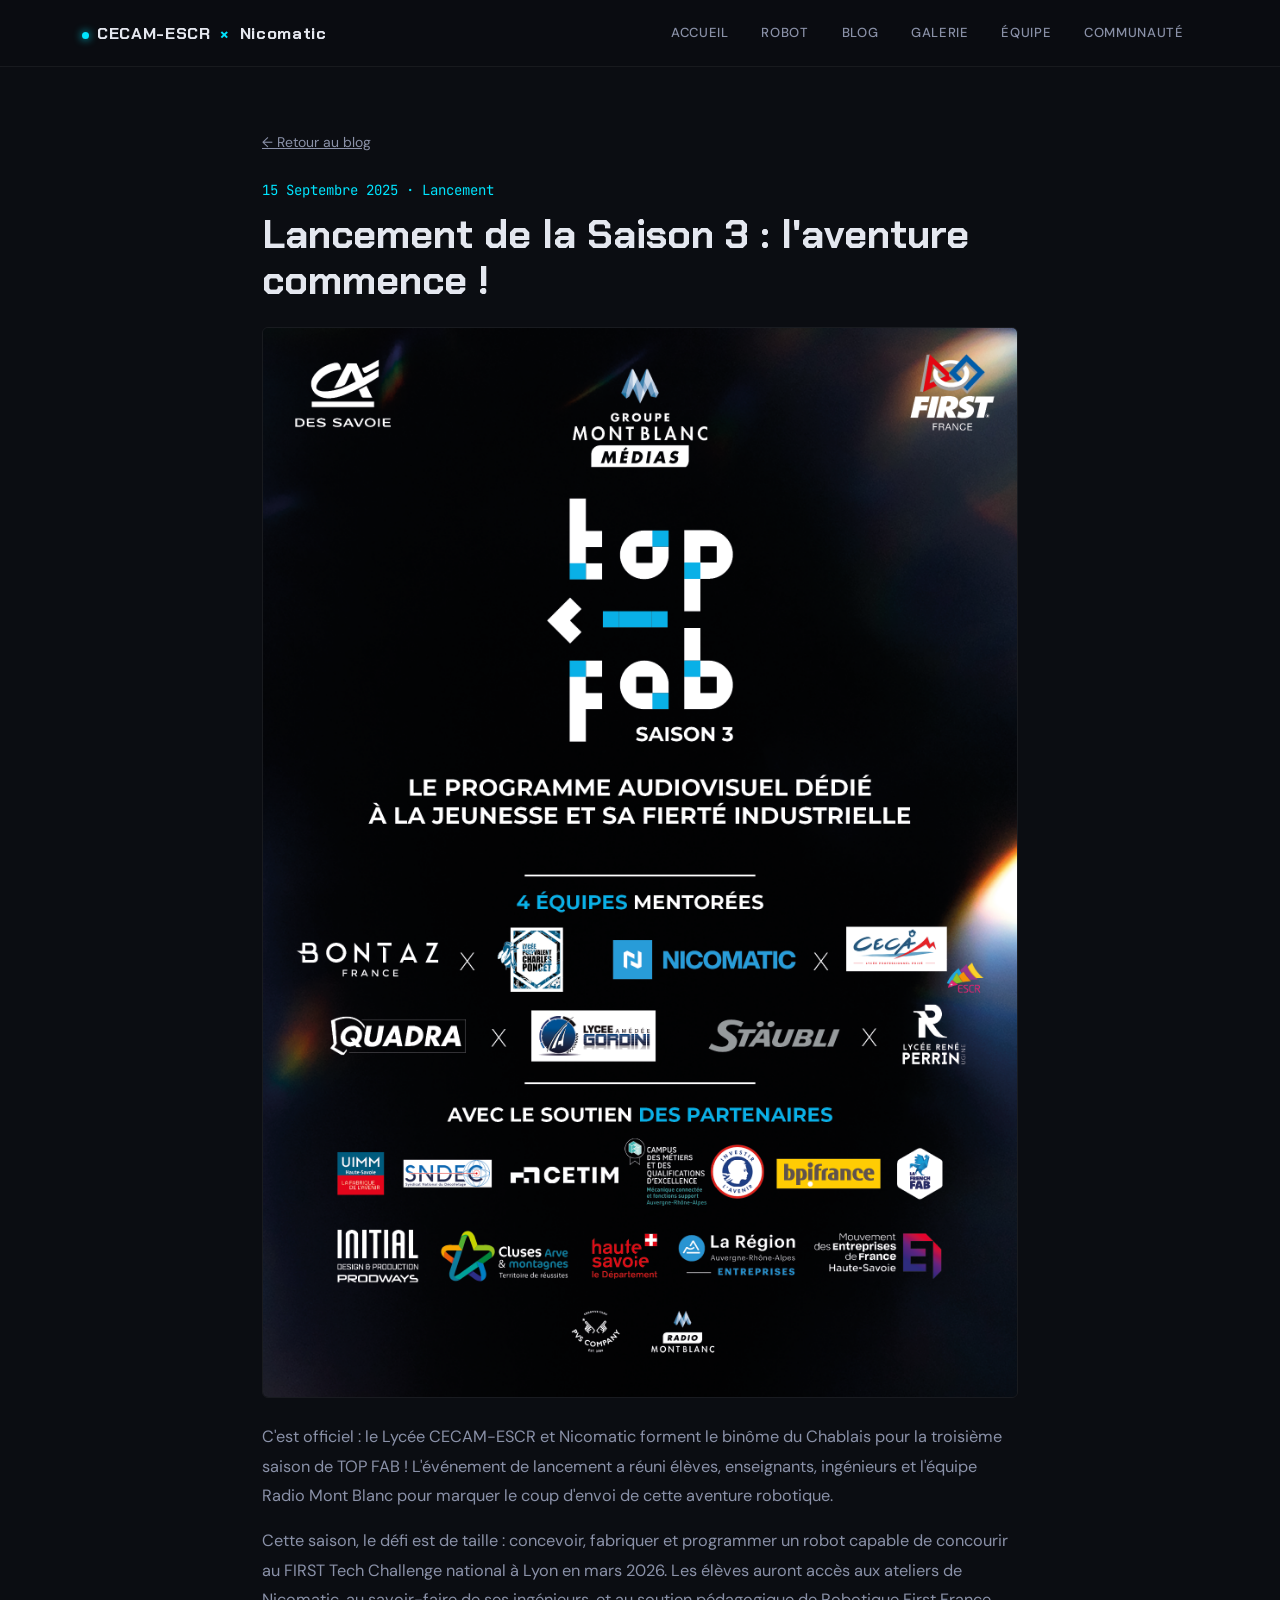
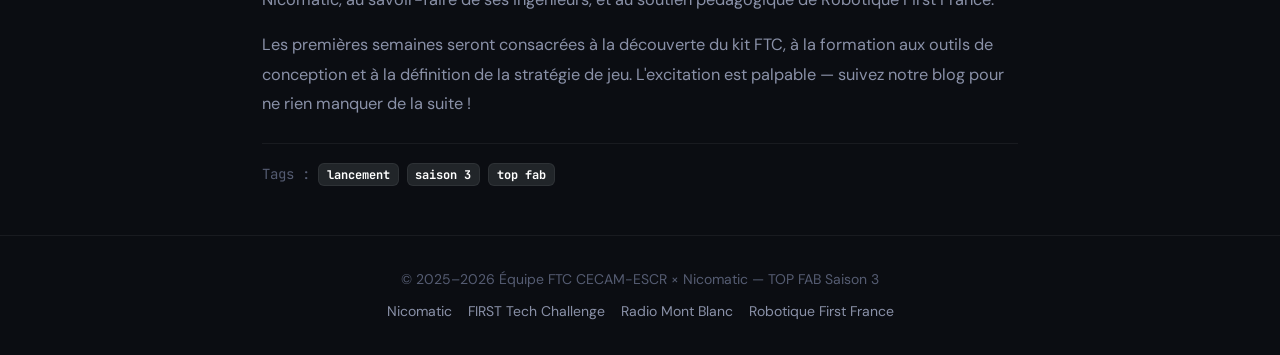
<file: blog/2025-09-15-lancement.html>
<!DOCTYPE html>
<html lang="fr">
<head>
  <meta charset="UTF-8">
  <meta name="viewport" content="width=device-width, initial-scale=1.0">
  <title>Lancement de la Saison 3 — CECAM-ESCR × Nicomatic</title>
  <link rel="preconnect" href="https://fonts.googleapis.com">
  <link href="https://fonts.googleapis.com/css2?family=Chakra+Petch:wght@400;600;700&family=DM+Sans:wght@400;500;600&family=JetBrains+Mono:wght@400;500&display=swap" rel="stylesheet">
  <link href="https://cdn.jsdelivr.net/npm/bootstrap@5.3.3/dist/css/bootstrap.min.css" rel="stylesheet">
  <link href="https://cdn.jsdelivr.net/npm/bootstrap-icons@1.11.3/font/bootstrap-icons.min.css" rel="stylesheet">
  <link href="../css/style.css" rel="stylesheet">
</head>
<body>
<div id="navbar-placeholder"></div>

<article class="py-5" style="margin-top:5rem;">
  <div class="container" style="max-width:780px;">

    <a href="../pages/blog.html" class="small text-sec mb-4 d-inline-block">← Retour au blog</a>

    <div class="font-mono small text-accent mb-2">15 Septembre 2025 · Lancement</div>
    <h1 class="section-title mb-4">Lancement de la Saison 3 : l'aventure commence !</h1>

    <img src="../images/flyer_lancement-top-fab-saison-3.png" alt="Lancement Saison 3" class="w-100 rounded mb-4" style="border:1px solid var(--border-subtle);">

    <div class="text-sec" style="font-size:1.02rem; line-height:1.8;">
      <p>
        C'est officiel : le Lycée CECAM-ESCR et Nicomatic forment le binôme du Chablais pour la troisième saison de TOP FAB ! L'événement de lancement a réuni élèves, enseignants, ingénieurs et l'équipe Radio Mont Blanc pour marquer le coup d'envoi de cette aventure robotique.
      </p>

      <p>
        Cette saison, le défi est de taille : concevoir, fabriquer et programmer un robot capable de concourir au FIRST Tech Challenge national à Lyon en mars 2026. Les élèves auront accès aux ateliers de Nicomatic, au savoir-faire de ses ingénieurs, et au soutien pédagogique de Robotique First France.
      </p>

      <p>
        Les premières semaines seront consacrées à la découverte du kit FTC, à la formation aux outils de conception et à la définition de la stratégie de jeu. L'excitation est palpable — suivez notre blog pour ne rien manquer de la suite !
      </p>
    </div>

    <div class="mt-4 pt-3" style="border-top:1px solid var(--border-subtle);">
      <span class="font-mono small text-muted-custom">Tags :</span>
      <span class="badge bg-dark border border-subtle font-mono small ms-1">lancement</span>
      <span class="badge bg-dark border border-subtle font-mono small ms-1">saison 3</span>
      <span class="badge bg-dark border border-subtle font-mono small ms-1">top fab</span>
    </div>

  </div>
</article>

<div id="footer-placeholder"></div>
<button id="btn-top" class="btn-top" aria-label="Retour en haut">↑</button>
<script src="https://cdn.jsdelivr.net/npm/bootstrap@5.3.3/dist/js/bootstrap.bundle.min.js"></script>
<script src="../js/components.js"></script>
<script src="../js/main.js"></script>
</body>
</html>
</file>
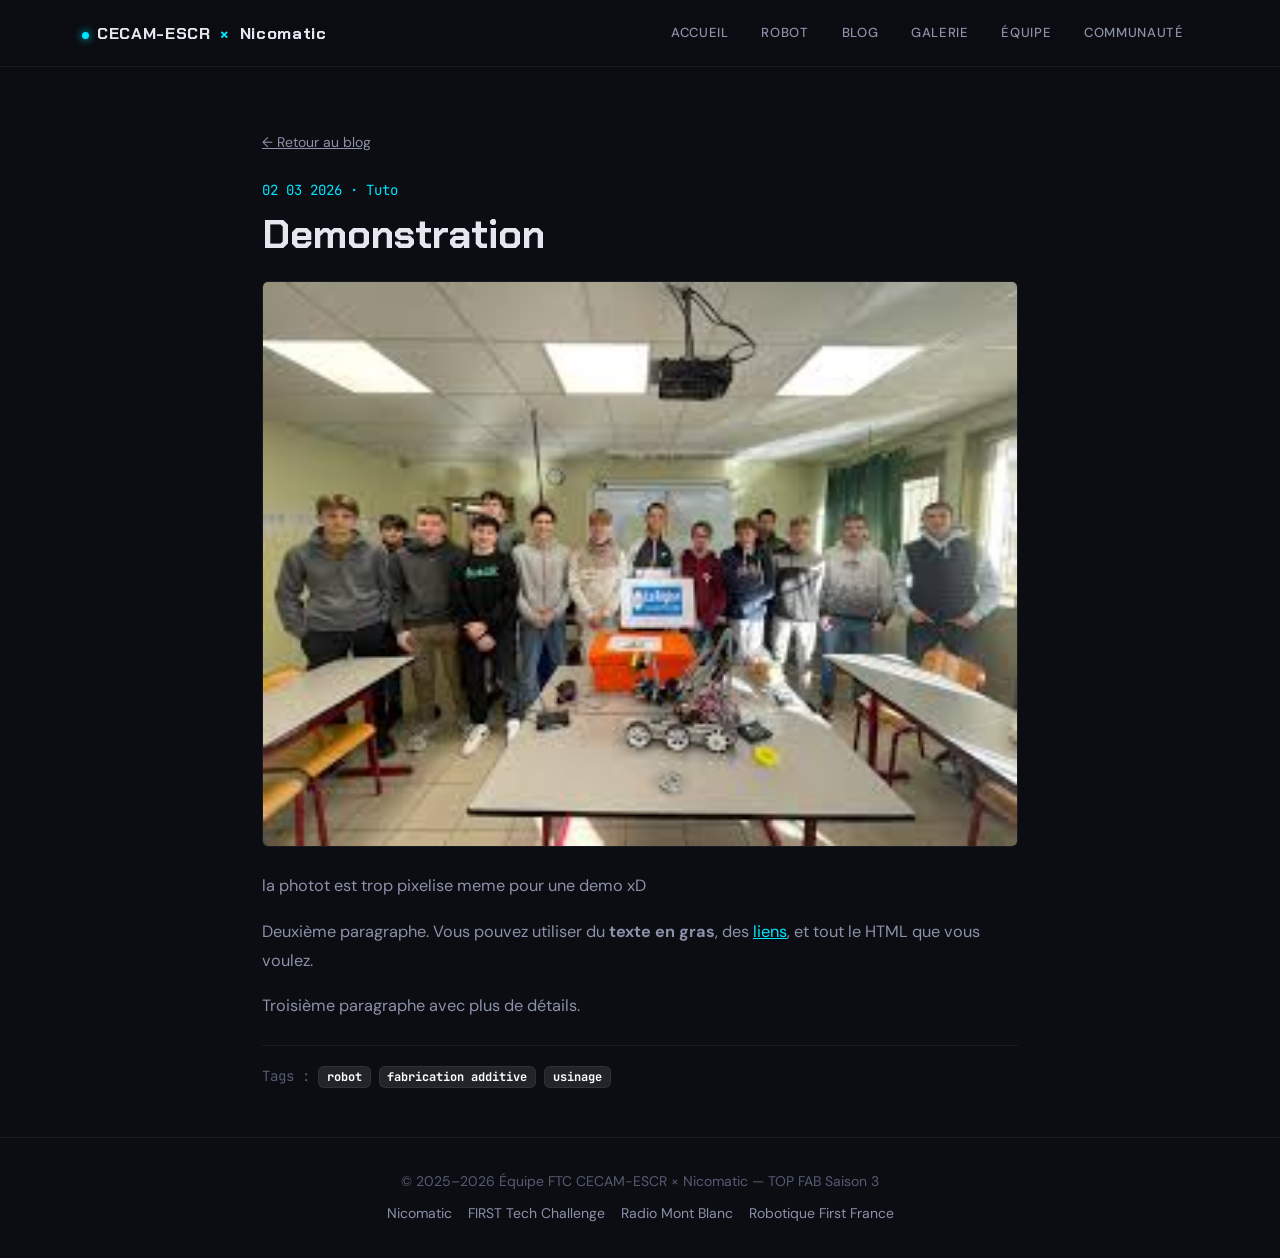
<file: blog/2026-03-02.html>
<!DOCTYPE html>
<html lang="fr">
<head>
  <meta charset="UTF-8">
  <meta name="viewport" content="width=device-width, initial-scale=1.0">
  <!-- CHANGE: title -->
  <title>TITRE DE L'ARTICLE — CECAM-ESCR × Nicomatic</title>
  <link rel="preconnect" href="https://fonts.googleapis.com">
  <link href="https://fonts.googleapis.com/css2?family=Chakra+Petch:wght@400;600;700&family=DM+Sans:wght@400;500;600&family=JetBrains+Mono:wght@400;500&display=swap" rel="stylesheet">
  <link href="https://cdn.jsdelivr.net/npm/bootstrap@5.3.3/dist/css/bootstrap.min.css" rel="stylesheet">
  <link href="https://cdn.jsdelivr.net/npm/bootstrap-icons@1.11.3/font/bootstrap-icons.min.css" rel="stylesheet">
  <link href="../css/style.css" rel="stylesheet">
</head>
<body>
<div id="navbar-placeholder"></div>

<article class="py-5" style="margin-top:5rem;">
  <div class="container" style="max-width:780px;">

    <!-- Back link -->
    <a href="../pages/blog.html" class="small text-sec mb-4 d-inline-block">← Retour au blog</a>

    <!-- CHANGE: date & category -->
    <div class="font-mono small text-accent mb-2">02 03 2026 · Tuto</div>

    <!-- CHANGE: title -->
    <h1 class="section-title mb-4">Demonstration</h1>

    <!-- CHANGE: hero image (optional) -->
    <img src="../images/demonstration.jfif" alt="Image article" class="w-100 rounded mb-4" style="border:1px solid var(--border-subtle);">

    <!-- CHANGE: article body — write your content here -->
    <div class="text-sec" style="font-size:1.02rem; line-height:1.8;">
      <p>
la photot est trop pixelise meme pour une demo xD
      </p>

      <p>
        Deuxième paragraphe. Vous pouvez utiliser du <strong class="text-main">texte en gras</strong>,
        des <a href="#">liens</a>, et tout le HTML que vous voulez.
      </p>

      <!-- Insert images inline -->
      <!--
      <img src="../images/photo-xyz.jpg" alt="Description" class="w-100 rounded my-4" style="border:1px solid var(--border-subtle);">
      -->

      <p>
        Troisième paragraphe avec plus de détails.
      </p>

      <!-- Embed a video -->
      <!--
      <div class="video-wrapper my-4">
        <iframe src="https://www.youtube.com/embed/VIDEO_ID" title="Video" allowfullscreen></iframe>
      </div>
      -->
    </div>

    <!-- Tags (optional) -->
    <div class="mt-4 pt-3" style="border-top:1px solid var(--border-subtle);">
      <span class="font-mono small text-muted-custom">Tags :</span>
      <span class="badge bg-dark border border-subtle font-mono small ms-1">robot</span>
      <span class="badge bg-dark border border-subtle font-mono small ms-1">fabrication additive</span>
      <span class="badge bg-dark border border-subtle font-mono small ms-1">usinage</span>
    </div>

  </div>
</article>

<div id="footer-placeholder"></div>
<button id="btn-top" class="btn-top" aria-label="Retour en haut">↑</button>
<script src="https://cdn.jsdelivr.net/npm/bootstrap@5.3.3/dist/js/bootstrap.bundle.min.js"></script>
<script src="../js/components.js"></script>
<script src="../js/main.js"></script>
</body>
</html>
</file>
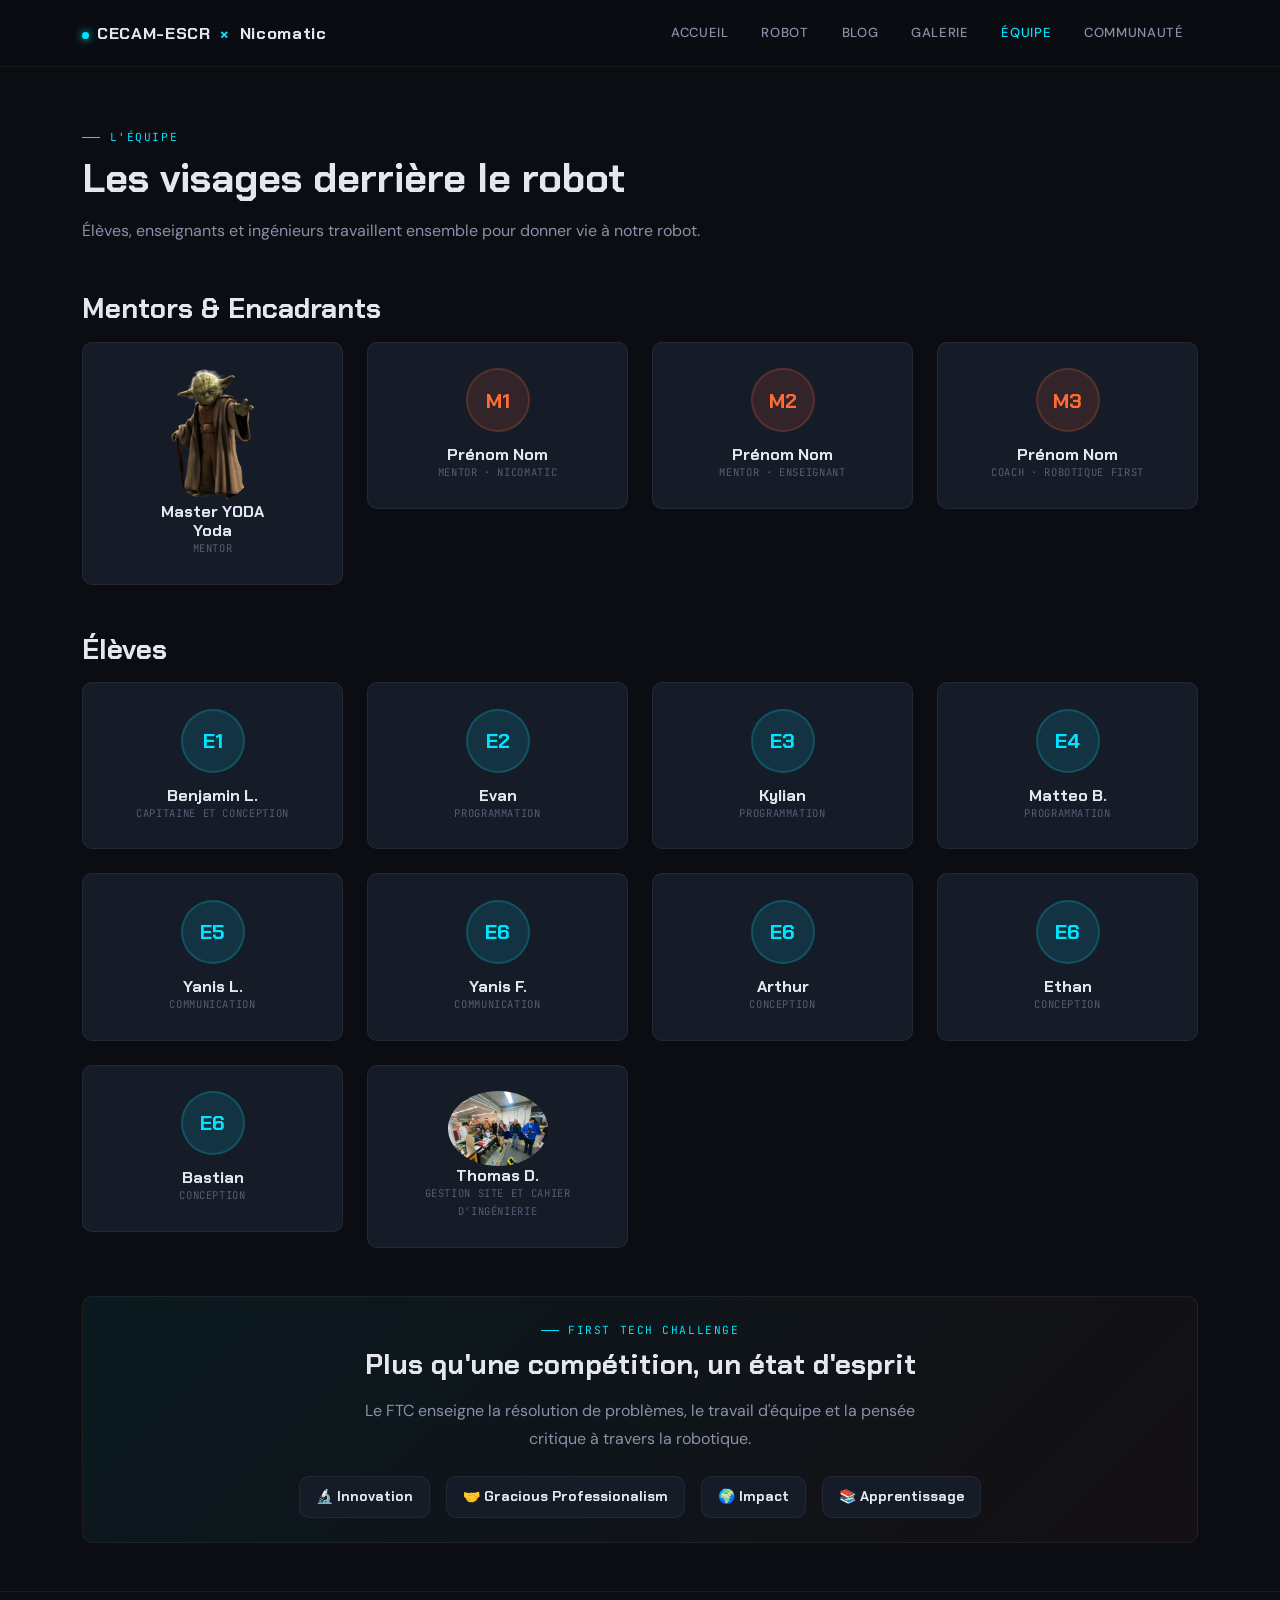
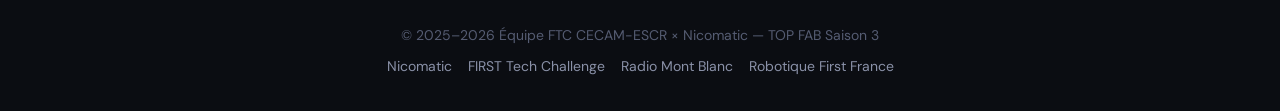
<file: pages/about.html>
<!DOCTYPE html>
<html lang="fr">
<head>
  <meta charset="UTF-8">
  <meta name="viewport" content="width=device-width, initial-scale=1.0">
  <title>L'Équipe — CECAM-ESCR × Nicomatic</title>
  <link rel="preconnect" href="https://fonts.googleapis.com">
  <link href="https://fonts.googleapis.com/css2?family=Chakra+Petch:wght@400;600;700&family=DM+Sans:wght@400;500;600&family=JetBrains+Mono:wght@400;500&display=swap" rel="stylesheet">
  <link href="https://cdn.jsdelivr.net/npm/bootstrap@5.3.3/dist/css/bootstrap.min.css" rel="stylesheet">
  <link href="https://cdn.jsdelivr.net/npm/bootstrap-icons@1.11.3/font/bootstrap-icons.min.css" rel="stylesheet">
  <link href="../css/style.css" rel="stylesheet">
</head>
<body>
<div id="navbar-placeholder"></div>

<section class="py-5" style="margin-top:5rem;">
  <div class="container">
    <div class="reveal">
      <div class="section-label mb-2">L'Équipe</div>
      <h1 class="section-title mb-3">Les visages derrière le robot</h1>
      <p class="text-sec mb-5" style="max-width:650px;">
        Élèves, enseignants et ingénieurs travaillent ensemble pour donner vie à notre robot.
      </p>
    </div>

    <!-- MENTORS -->
    <h3 class="font-display fw-bold mb-3 reveal">Mentors & Encadrants</h3>
    <div class="row g-4 mb-5">
      <!--
        HOW TO ADD / EDIT TEAM MEMBERS:
        • Change the initials, name, and role
        • For a photo: replace the .team-avatar div with
          <img src="../images/team/name.jpg" class="rounded-circle" width="64" height="64" alt="Name">
      -->
      <div class="col-6 col-md-4 col-lg-3 reveal">
        <div class="card-topfab text-center"><div class="card-body">
<img src="../images/team/Yoda.webp" class="rounded-circle" width="100" height="100" alt="master yoda" style="object-fit:cover;">          <h6 class="font-display fw-bold mb-0">Master YODA</h6>
          <h6 class="font-display fw-bold mb-0">Yoda</h6>
          <div class="team-role">Mentor</div>
        </div></div>
      </div>
            <div class="col-6 col-md-4 col-lg-3 reveal">
        <div class="card-topfab text-center"><div class="card-body">
          <div class="team-avatar mentor">M1</div>
          <h6 class="font-display fw-bold mb-0">Prénom Nom</h6>
          <div class="team-role">Mentor · Nicomatic</div>
        </div></div>
      </div>
      <div class="col-6 col-md-4 col-lg-3 reveal">
        <div class="card-topfab text-center"><div class="card-body">
          <div class="team-avatar mentor">M2</div>
          <h6 class="font-display fw-bold mb-0">Prénom Nom</h6>
          <div class="team-role">Mentor · Enseignant</div>
        </div></div>
      </div>
      <div class="col-6 col-md-4 col-lg-3 reveal">
        <div class="card-topfab text-center"><div class="card-body">
          <div class="team-avatar mentor">M3</div>
          <h6 class="font-display fw-bold mb-0">Prénom Nom</h6>
          <div class="team-role">Coach · Robotique First</div>
        </div></div>
      </div>
    </div>

    <!-- STUDENTS -->
    <h3 class="font-display fw-bold mb-3 reveal">Élèves</h3>
    <div class="row g-4 mb-5">
      <div class="col-6 col-md-4 col-lg-3 reveal">
        <div class="card-topfab text-center"><div class="card-body">
          <div class="team-avatar student">E1</div>
          <h6 class="font-display fw-bold mb-0">Benjamin L.</h6>
          <div class="team-role">Capitaine et Conception</div>
        </div></div>
      </div>
      <div class="col-6 col-md-4 col-lg-3 reveal">
        <div class="card-topfab text-center"><div class="card-body">
          <div class="team-avatar student">E2</div>
          <h6 class="font-display fw-bold mb-0">Evan</h6>
          <div class="team-role">Programmation</div>
        </div></div>
      </div>
      <div class="col-6 col-md-4 col-lg-3 reveal">
        <div class="card-topfab text-center"><div class="card-body">
          <div class="team-avatar student">E3</div>
          <h6 class="font-display fw-bold mb-0">Kylian</h6>
          <div class="team-role">Programmation</div>
        </div></div>
      </div>
      <div class="col-6 col-md-4 col-lg-3 reveal">
        <div class="card-topfab text-center"><div class="card-body">
          <div class="team-avatar student">E4</div>
          <h6 class="font-display fw-bold mb-0">Matteo B.</h6>
          <div class="team-role">Programmation</div>
        </div></div>
      </div>
      <div class="col-6 col-md-4 col-lg-3 reveal">
        <div class="card-topfab text-center"><div class="card-body">
          <div class="team-avatar student">E5</div>
          <h6 class="font-display fw-bold mb-0">Yanis L.</h6>
          <div class="team-role">Communication</div>
        </div></div>
      </div>
      <div class="col-6 col-md-4 col-lg-3 reveal">
        <div class="card-topfab text-center"><div class="card-body">
          <div class="team-avatar student">E6</div>
          <h6 class="font-display fw-bold mb-0">Yanis F.</h6>
          <div class="team-role">Communication</div>
        </div></div>
      </div>
            <div class="col-6 col-md-4 col-lg-3 reveal">
        <div class="card-topfab text-center"><div class="card-body">
          <div class="team-avatar student">E6</div>
          <h6 class="font-display fw-bold mb-0">Arthur</h6>
          <div class="team-role">Conception</div>
        </div></div>
      </div>
            <div class="col-6 col-md-4 col-lg-3 reveal">
        <div class="card-topfab text-center"><div class="card-body">
          <div class="team-avatar student">E6</div>
          <h6 class="font-display fw-bold mb-0">Ethan</h6>
          <div class="team-role">Conception</div>
        </div></div>
      </div>
            <div class="col-6 col-md-4 col-lg-3 reveal">
        <div class="card-topfab text-center"><div class="card-body">
          <div class="team-avatar student">E6</div>
          <h6 class="font-display fw-bold mb-0">Bastian</h6>
          <div class="team-role">Conception</div>
        </div></div>
      </div>
            <div class="col-6 col-md-4 col-lg-3 reveal">
        <div class="card-topfab text-center"><div class="card-body">
<img src="../images/team/team.jpeg" class="rounded-circle" width="100" height="100" alt="Thomas D." style="object-fit:cover;">          <h6 class="font-display fw-bold mb-0">Thomas D.</h6>
          <div class="team-role">Gestion Site et Cahier d'ingénierie</div>
        </div></div>
      </div>
      <!-- Add more students: copy a col block, change initials/name/role -->
    </div>

    <!-- FTC VALUES -->
    <div class="card-topfab p-4 text-center reveal" style="background: linear-gradient(135deg, rgba(0,229,255,.06), rgba(255,107,53,.04));">
      <div class="section-label mb-2" style="justify-content:center; display:flex; align-items:center;">FIRST Tech Challenge</div>
      <h3 class="font-display fw-bold mb-3">Plus qu'une compétition, un état d'esprit</h3>
      <p class="text-sec mx-auto mb-4" style="max-width:550px;">
        Le FTC enseigne la résolution de problèmes, le travail d'équipe et la pensée critique à travers la robotique.
      </p>
      <div class="d-flex justify-content-center gap-3 flex-wrap">
        <span class="card-topfab px-3 py-2 font-display fw-bold small">🔬 Innovation</span>
        <span class="card-topfab px-3 py-2 font-display fw-bold small">🤝 Gracious Professionalism</span>
        <span class="card-topfab px-3 py-2 font-display fw-bold small">🌍 Impact</span>
        <span class="card-topfab px-3 py-2 font-display fw-bold small">📚 Apprentissage</span>
      </div>
    </div>

  </div>
</section>

<div id="footer-placeholder"></div>
<button id="btn-top" class="btn-top" aria-label="Retour en haut">↑</button>
<script src="https://cdn.jsdelivr.net/npm/bootstrap@5.3.3/dist/js/bootstrap.bundle.min.js"></script>
<script src="../js/components.js"></script>
<script src="../js/main.js"></script>
</body>
</html>
</file>
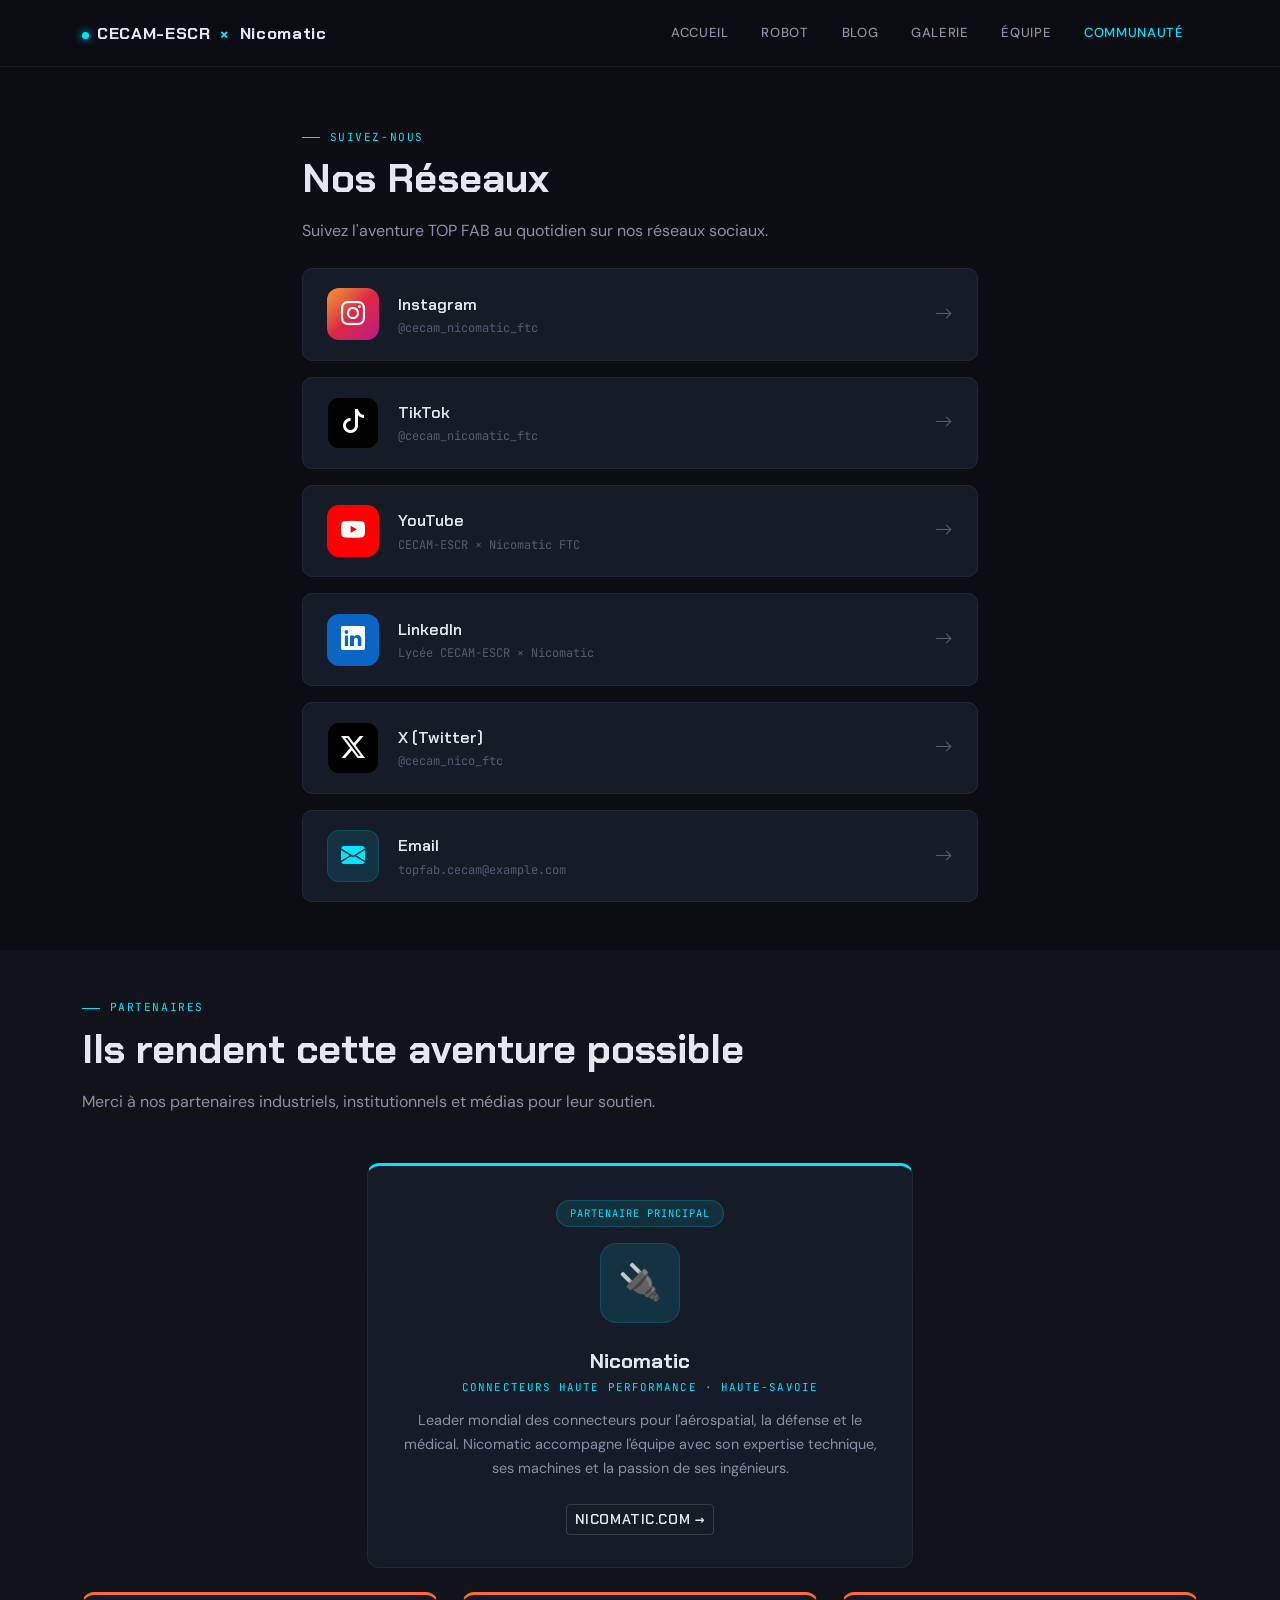
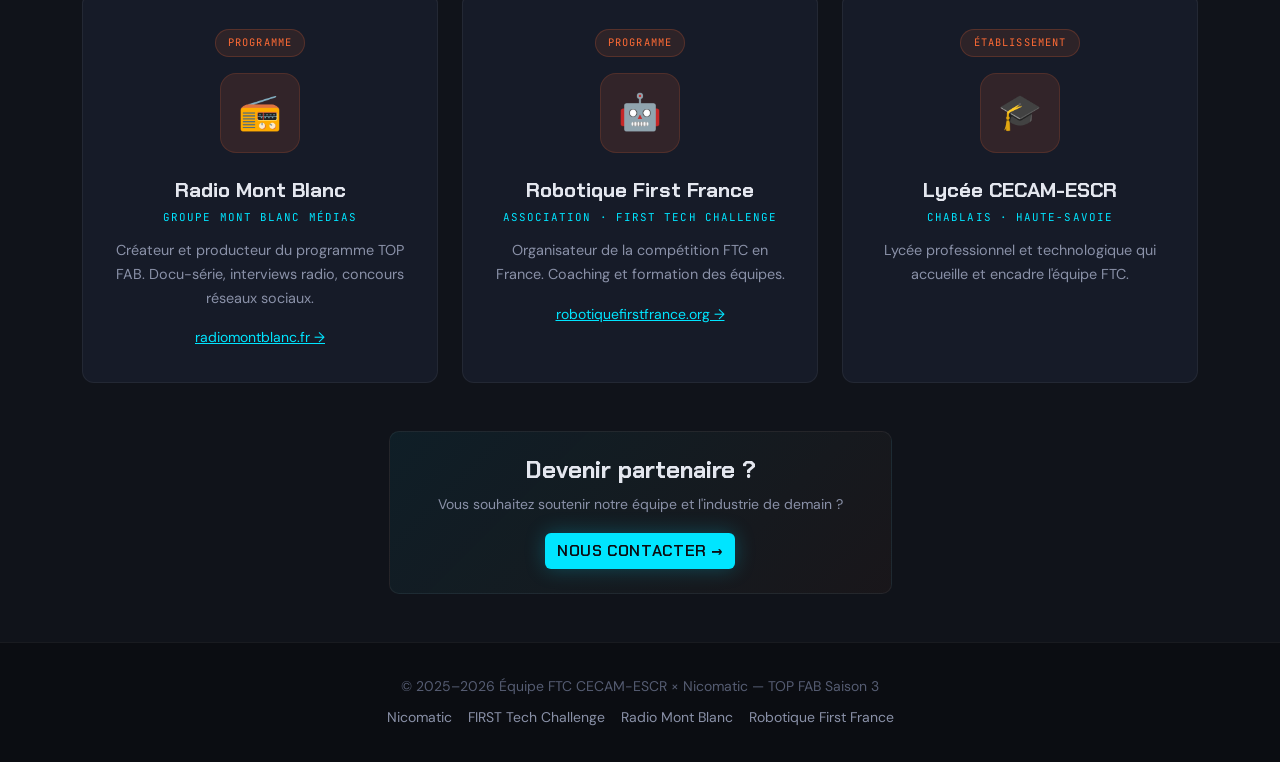
<file: pages/contact.html>
<!DOCTYPE html>
<html lang="fr">
<head>
  <meta charset="UTF-8">
  <meta name="viewport" content="width=device-width, initial-scale=1.0">
  <title>Liens & Partenaires — CECAM-ESCR × Nicomatic</title>
  <link rel="preconnect" href="https://fonts.googleapis.com">
  <link href="https://fonts.googleapis.com/css2?family=Chakra+Petch:wght@400;600;700&family=DM+Sans:wght@400;500;600&family=JetBrains+Mono:wght@400;500&display=swap" rel="stylesheet">
  <link href="https://cdn.jsdelivr.net/npm/bootstrap@5.3.3/dist/css/bootstrap.min.css" rel="stylesheet">
  <link href="https://cdn.jsdelivr.net/npm/bootstrap-icons@1.11.3/font/bootstrap-icons.min.css" rel="stylesheet">
  <link href="../css/style.css" rel="stylesheet">
  <style>
    .social-link {
      display: flex;
      align-items: center;
      gap: 1.2rem;
      padding: 1.2rem 1.5rem;
      background: var(--bg-card);
      border: 1px solid var(--border-subtle);
      border-radius: 10px;
      text-decoration: none;
      color: var(--text-main);
      transition: all .35s;
    }
    .social-link:hover {
      transform: translateY(-3px);
      box-shadow: 0 12px 40px rgba(0,0,0,.35);
      color: var(--text-main);
    }
    .social-icon {
      width: 52px; height: 52px;
      border-radius: 12px;
      display: flex; align-items: center; justify-content: center;
      font-size: 1.5rem;
      flex-shrink: 0;
      transition: transform .3s;
    }
    .social-link:hover .social-icon { transform: scale(1.1); }
    .social-name { font-family: var(--font-display); font-weight: 600; font-size: 1rem; }
    .social-handle { font-family: var(--font-mono); font-size: .75rem; color: var(--text-muted); }
    .social-arrow {
      margin-left: auto;
      color: var(--text-muted);
      font-size: 1.1rem;
      transition: transform .3s, color .3s;
    }
    .social-link:hover .social-arrow { transform: translateX(4px); color: var(--accent); }

    .social-icon.instagram { background: linear-gradient(135deg, #f09433, #e6683c, #dc2743, #cc2366, #bc1888); color: #fff; }
    .social-icon.tiktok { background: #010101; color: #fff; border: 1px solid rgba(255,255,255,.1); }
    .social-icon.youtube { background: #ff0000; color: #fff; }
    .social-icon.linkedin { background: #0a66c2; color: #fff; }
    .social-icon.twitter { background: #000; color: #fff; border: 1px solid rgba(255,255,255,.1); }
    .social-icon.email-icon { background: var(--accent-glow); color: var(--accent); border: 1px solid rgba(0,229,255,.15); }

    .sponsor-card {
      background: var(--bg-card);
      border: 1px solid var(--border-subtle);
      border-radius: 12px;
      padding: 2rem;
      transition: all .35s;
      text-align: center;
    }
    .sponsor-card:hover {
      transform: translateY(-4px);
      box-shadow: 0 16px 48px rgba(0,0,0,.35);
      border-color: rgba(0,229,255,.12);
    }
    .sponsor-logo {
      width: 80px; height: 80px;
      border-radius: 16px;
      display: flex; align-items: center; justify-content: center;
      font-size: 2.2rem;
      margin: 0 auto 1.2rem;
    }
    .sponsor-name { font-family: var(--font-display); font-size: 1.3rem; font-weight: 700; }
    .sponsor-type {
      font-family: var(--font-mono); font-size: .68rem; color: var(--accent);
      text-transform: uppercase; letter-spacing: .1em; margin-bottom: .8rem;
    }
    .sponsor-desc { color: var(--text-sec); font-size: .9rem; line-height: 1.65; }
    .sponsor-tier {
      display: inline-block; font-family: var(--font-mono); font-size: .65rem;
      text-transform: uppercase; letter-spacing: .1em;
      padding: .25rem .8rem; border-radius: 100px; margin-bottom: 1rem;
    }
    .tier-main { background: rgba(0,229,255,.1); color: var(--accent); border: 1px solid rgba(0,229,255,.2); }
    .tier-program { background: rgba(255,107,53,.1); color: var(--orange); border: 1px solid rgba(255,107,53,.2); }
    .tier-support { background: rgba(255,255,255,.05); color: var(--text-sec); border: 1px solid var(--border-subtle); }
  </style>
</head>
<body>
<div id="navbar-placeholder"></div>

<!-- ==================== SOCIAL LINKS ==================== -->
<section class="py-5" style="margin-top:5rem;">
  <div class="container" style="max-width:700px;">
    <div class="reveal">
      <div class="section-label mb-2">Suivez-nous</div>
      <h1 class="section-title mb-3">Nos Réseaux</h1>
      <p class="text-sec mb-4">
        Suivez l'aventure TOP FAB au quotidien sur nos réseaux sociaux.
      </p>
    </div>

    <div class="d-flex flex-column gap-3">

      <!--
        HOW TO EDIT:
        • Change href to your real profile URL
        • Change the @handle text
        • Add / remove platforms by copying a block
      -->

      <a href="https://instagram.com/VOTRE_COMPTE" target="_blank" class="social-link reveal">
        <div class="social-icon instagram"><i class="bi bi-instagram"></i></div>
        <div>
          <div class="social-name">Instagram</div>
          <div class="social-handle">@cecam_nicomatic_ftc</div>
        </div>
        <i class="bi bi-arrow-right social-arrow"></i>
      </a>

      <a href="https://tiktok.com/@VOTRE_COMPTE" target="_blank" class="social-link reveal">
        <div class="social-icon tiktok"><i class="bi bi-tiktok"></i></div>
        <div>
          <div class="social-name">TikTok</div>
          <div class="social-handle">@cecam_nicomatic_ftc</div>
        </div>
        <i class="bi bi-arrow-right social-arrow"></i>
      </a>

      <a href="https://youtube.com/@VOTRE_CHAINE" target="_blank" class="social-link reveal">
        <div class="social-icon youtube"><i class="bi bi-youtube"></i></div>
        <div>
          <div class="social-name">YouTube</div>
          <div class="social-handle">CECAM-ESCR × Nicomatic FTC</div>
        </div>
        <i class="bi bi-arrow-right social-arrow"></i>
      </a>

      <a href="https://linkedin.com/company/VOTRE_PAGE" target="_blank" class="social-link reveal">
        <div class="social-icon linkedin"><i class="bi bi-linkedin"></i></div>
        <div>
          <div class="social-name">LinkedIn</div>
          <div class="social-handle">Lycée CECAM-ESCR × Nicomatic</div>
        </div>
        <i class="bi bi-arrow-right social-arrow"></i>
      </a>

      <a href="https://x.com/VOTRE_COMPTE" target="_blank" class="social-link reveal">
        <div class="social-icon twitter"><i class="bi bi-twitter-x"></i></div>
        <div>
          <div class="social-name">X (Twitter)</div>
          <div class="social-handle">@cecam_nico_ftc</div>
        </div>
        <i class="bi bi-arrow-right social-arrow"></i>
      </a>

      <a href="mailto:topfab.cecam@example.com" class="social-link reveal">
        <div class="social-icon email-icon"><i class="bi bi-envelope-fill"></i></div>
        <div>
          <div class="social-name">Email</div>
          <div class="social-handle">topfab.cecam@example.com</div>
        </div>
        <i class="bi bi-arrow-right social-arrow"></i>
      </a>

    </div>
  </div>
</section>

<!-- ==================== SPONSORS & PARTNERS ==================== -->
<section class="bg-section py-5">
  <div class="container">
    <div class="reveal">
      <div class="section-label mb-2">Partenaires</div>
      <h2 class="section-title mb-3">Ils rendent cette aventure possible</h2>
      <p class="text-sec mb-5" style="max-width:650px;">
        Merci à nos partenaires industriels, institutionnels et médias pour leur soutien.
      </p>
    </div>

    <!-- MAIN PARTNER -->
    <div class="row justify-content-center mb-4">
      <div class="col-md-8 col-lg-6 reveal">
        <div class="sponsor-card" style="border-top: 3px solid var(--accent);">
          <div class="sponsor-tier tier-main">Partenaire principal</div>
          <!-- Replace with logo: <img src="../images/sponsors/nicomatic.png" alt="Nicomatic" width="80" class="mb-3"> -->
          <div class="sponsor-logo" style="background:var(--accent-glow); color:var(--accent); border:1px solid rgba(0,229,255,.15);">🔌</div>
          <div class="sponsor-name">Nicomatic</div>
          <div class="sponsor-type">Connecteurs haute performance · Haute-Savoie</div>
          <p class="sponsor-desc">
            Leader mondial des connecteurs pour l'aérospatial, la défense et le médical.
            Nicomatic accompagne l'équipe avec son expertise technique, ses machines et la passion de ses ingénieurs.
          </p>
          <a href="https://www.nicomatic.com/fr" target="_blank" class="btn btn-outline-accent btn-sm text-uppercase mt-2">nicomatic.com →</a>
        </div>
      </div>
    </div>

    <!-- PROGRAM PARTNERS -->
    <div class="row g-4 mb-4">
      <div class="col-md-6 col-lg-4 reveal">
        <div class="sponsor-card h-100" style="border-top: 3px solid var(--orange);">
          <div class="sponsor-tier tier-program">Programme</div>
          <div class="sponsor-logo" style="background:var(--orange-glow); color:var(--orange); border:1px solid rgba(255,107,53,.15);">📻</div>
          <div class="sponsor-name">Radio Mont Blanc</div>
          <div class="sponsor-type">Groupe Mont Blanc Médias</div>
          <p class="sponsor-desc">
            Créateur et producteur du programme TOP FAB. Docu-série, interviews radio, concours réseaux sociaux.
          </p>
          <a href="https://radiomontblanc.fr" target="_blank" class="small d-block mt-2">radiomontblanc.fr →</a>
        </div>
      </div>

      <div class="col-md-6 col-lg-4 reveal">
        <div class="sponsor-card h-100" style="border-top: 3px solid var(--orange);">
          <div class="sponsor-tier tier-program">Programme</div>
          <div class="sponsor-logo" style="background:var(--orange-glow); color:var(--orange); border:1px solid rgba(255,107,53,.15);">🤖</div>
          <div class="sponsor-name">Robotique First France</div>
          <div class="sponsor-type">Association · FIRST Tech Challenge</div>
          <p class="sponsor-desc">
            Organisateur de la compétition FTC en France. Coaching et formation des équipes.
          </p>
          <a href="https://robotiquefirstfrance.org" target="_blank" class="small d-block mt-2">robotiquefirstfrance.org →</a>
        </div>
      </div>

      <div class="col-md-6 col-lg-4 reveal">
        <div class="sponsor-card h-100" style="border-top: 3px solid var(--orange);">
          <div class="sponsor-tier tier-program">Établissement</div>
          <div class="sponsor-logo" style="background:var(--orange-glow); color:var(--orange); border:1px solid rgba(255,107,53,.15);">🎓</div>
          <div class="sponsor-name">Lycée CECAM-ESCR</div>
          <div class="sponsor-type">Chablais · Haute-Savoie</div>
          <p class="sponsor-desc">
            Lycée professionnel et technologique qui accueille et encadre l'équipe FTC.
          </p>
        </div>
      </div>
    </div>

    <!--
      ADD MORE SPONSORS:
      Copy a sponsor-card col block above.
      Change tier class: tier-main / tier-program / tier-support
      For a real logo: <img src="../images/sponsors/logo.png" alt="Nom" width="80" class="mb-3">
    -->

    <!-- BECOME A SPONSOR CTA -->
    <div class="text-center mt-5 reveal">
      <div class="card-topfab d-inline-block px-5 py-4" style="background: linear-gradient(135deg, rgba(0,229,255,.06), rgba(255,107,53,.04));">
        <h4 class="font-display fw-bold mb-2">Devenir partenaire ?</h4>
        <p class="text-sec small mb-3">
          Vous souhaitez soutenir notre équipe et l'industrie de demain ?
        </p>
        <a href="mailto:topfab.cecam@example.com" class="btn btn-accent text-uppercase">Nous contacter →</a>
      </div>
    </div>

  </div>
</section>

<div id="footer-placeholder"></div>
<button id="btn-top" class="btn-top" aria-label="Retour en haut">↑</button>
<script src="https://cdn.jsdelivr.net/npm/bootstrap@5.3.3/dist/js/bootstrap.bundle.min.js"></script>
<script src="../js/components.js"></script>
<script src="../js/main.js"></script>
</body>
</html>
</file>
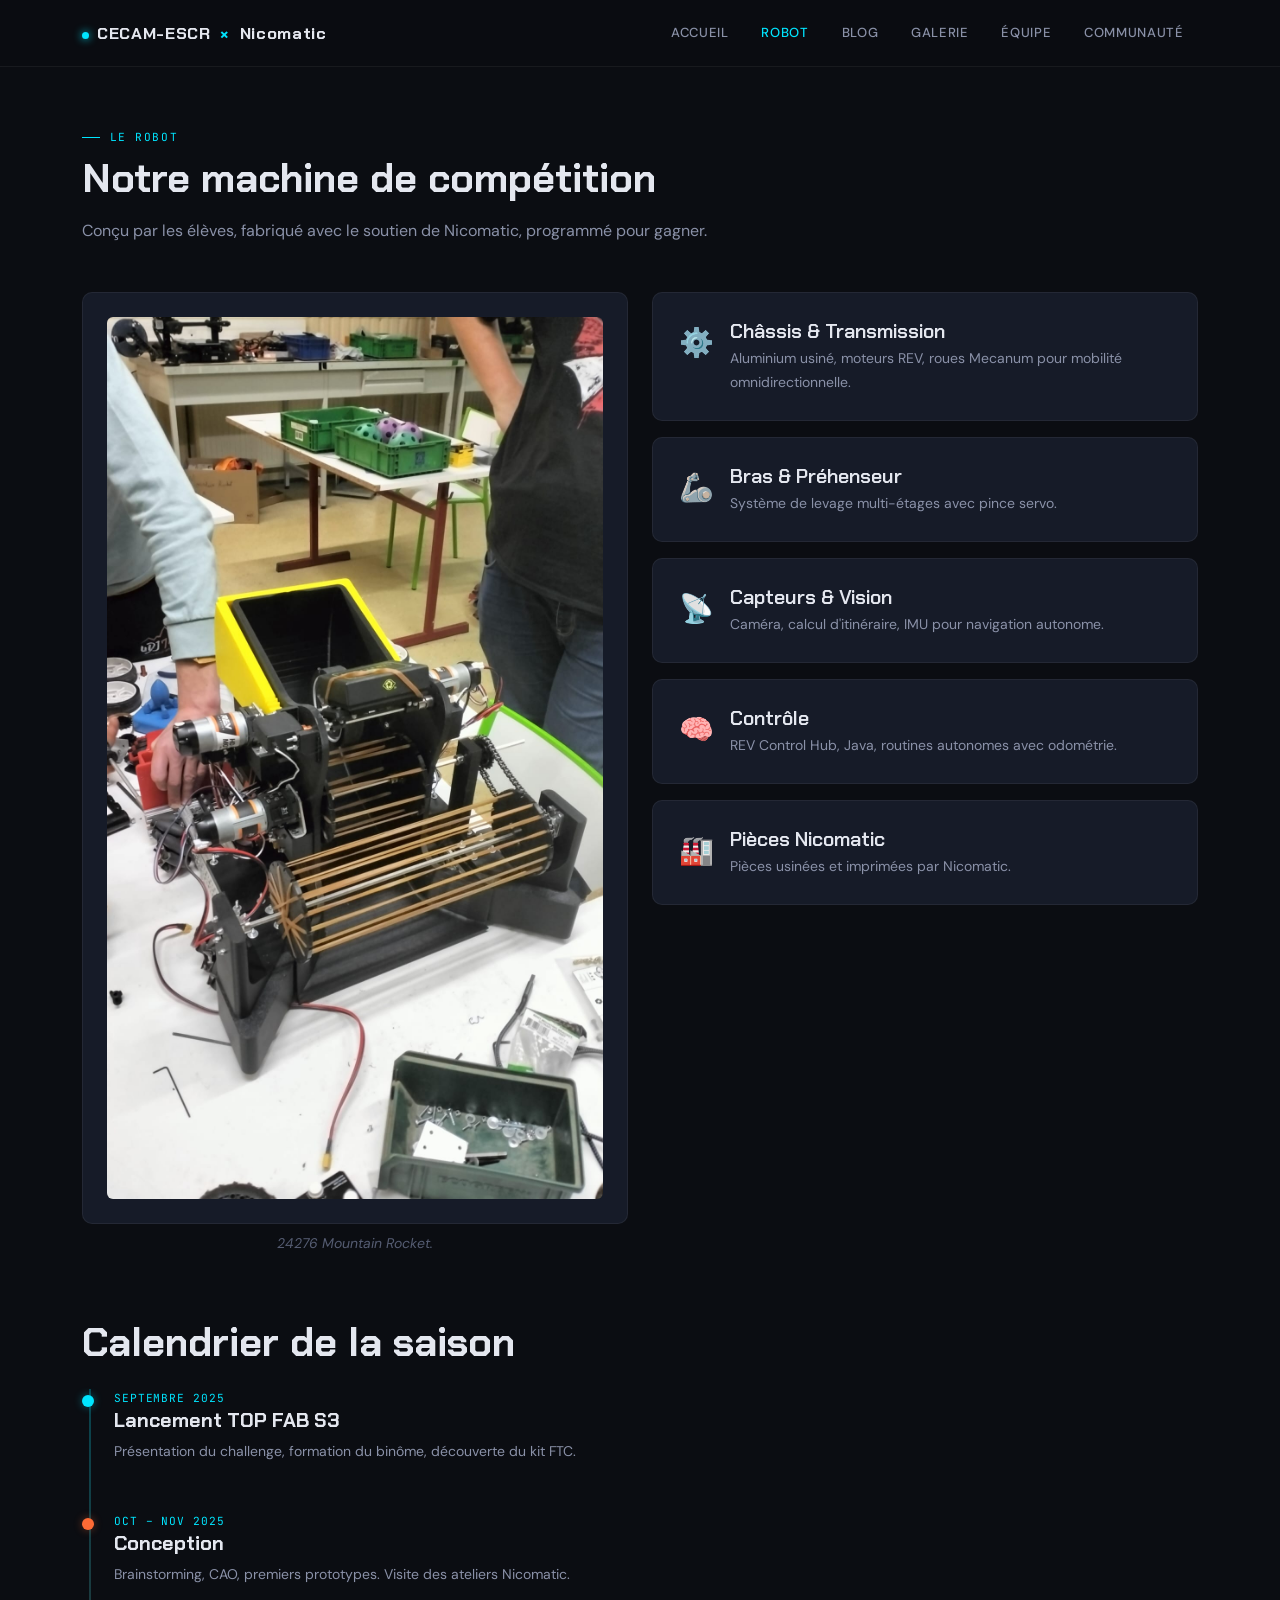
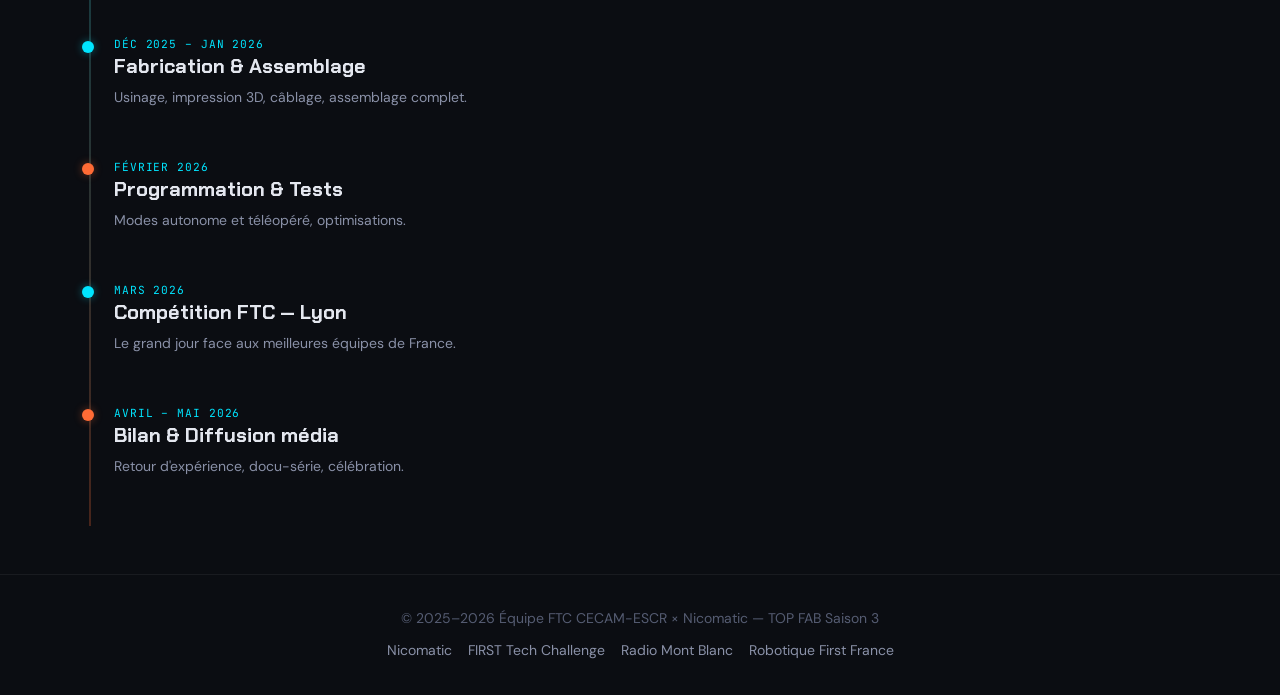
<file: pages/robot.html>
<!DOCTYPE html>
<html lang="fr">
<head>
  <meta charset="UTF-8">
  <meta name="viewport" content="width=device-width, initial-scale=1.0">
  <title>Le Robot — CECAM-ESCR × Nicomatic</title>
  <link rel="preconnect" href="https://fonts.googleapis.com">
  <link href="https://fonts.googleapis.com/css2?family=Chakra+Petch:wght@400;600;700&family=DM+Sans:wght@400;500;600&family=JetBrains+Mono:wght@400;500&display=swap" rel="stylesheet">
  <link href="https://cdn.jsdelivr.net/npm/bootstrap@5.3.3/dist/css/bootstrap.min.css" rel="stylesheet">
  <link href="https://cdn.jsdelivr.net/npm/bootstrap-icons@1.11.3/font/bootstrap-icons.min.css" rel="stylesheet">
  <link href="../css/style.css" rel="stylesheet">
</head>
<body>
<div id="navbar-placeholder"></div>

<section class="py-5" style="margin-top:5rem;">
  <div class="container">
    <div class="reveal">
      <div class="section-label mb-2">Le Robot</div>
      <h1 class="section-title mb-3">Notre machine de compétition</h1>
      <p class="text-sec" style="max-width:650px;">
        Conçu par les élèves, fabriqué avec le soutien de Nicomatic, programmé pour gagner.
      </p>
    </div>

    <div class="row g-4 mt-4">
      <!-- Big robot image / placeholder -->
      <div class="col-lg-6 reveal">
        <div class="card-topfab p-4 text-center" style="min-height:350px; display:flex; align-items:center; justify-content:center;">
         <img src="../images/robot.jpeg" alt="Robot" class="img-fluid rounded"> 
        </div>
        <p class="text-muted-custom small text-center mt-2 fst-italic">24276 Mountain Rocket.</p>
      </div>

      <!-- Specs -->
      <div class="col-lg-6 reveal">
        <div class="d-flex flex-column gap-3">
          <div class="card-topfab"><div class="card-body d-flex align-items-start gap-3">
            <span class="fs-3">⚙️</span>
            <div>
              <h5 class="card-title mb-1">Châssis & Transmission</h5>
              <p class="text-sec small mb-0">Aluminium usiné, moteurs REV, roues Mecanum pour mobilité omnidirectionnelle.</p>
            </div>
          </div></div>

          <div class="card-topfab"><div class="card-body d-flex align-items-start gap-3">
            <span class="fs-3">🦾</span>
            <div>
              <h5 class="card-title mb-1">Bras & Préhenseur</h5>
              <p class="text-sec small mb-0">Système de levage multi-étages avec pince servo.</p>
            </div>
          </div></div>

          <div class="card-topfab"><div class="card-body d-flex align-items-start gap-3">
            <span class="fs-3">📡</span>
            <div>
              <h5 class="card-title mb-1">Capteurs & Vision</h5>
              <p class="text-sec small mb-0">Caméra, calcul d'itinéraire, IMU pour navigation autonome.</p>
            </div>
          </div></div>

          <div class="card-topfab"><div class="card-body d-flex align-items-start gap-3">
            <span class="fs-3">🧠</span>
            <div>
              <h5 class="card-title mb-1">Contrôle</h5>
              <p class="text-sec small mb-0">REV Control Hub, Java, routines autonomes avec odométrie.</p>
            </div>
          </div></div>

          <div class="card-topfab"><div class="card-body d-flex align-items-start gap-3">
            <span class="fs-3">🏭</span>
            <div>
              <h5 class="card-title mb-1">Pièces Nicomatic</h5>
              <p class="text-sec small mb-0">Pièces usinées et imprimées par Nicomatic.</p>
            </div>
          </div></div>
        </div>
      </div>
    </div>

    <!-- Timeline -->
    <div class="mt-5 reveal">
      <h2 class="section-title mb-4">Calendrier de la saison</h2>
      <div class="timeline">
        <div class="timeline-item">
          <div class="timeline-dot"></div>
          <div class="timeline-date">Septembre 2025</div>
          <h5 class="font-display fw-bold">Lancement TOP FAB S3</h5>
          <p class="text-sec small">Présentation du challenge, formation du binôme, découverte du kit FTC.</p>
        </div>
        <div class="timeline-item">
          <div class="timeline-dot"></div>
          <div class="timeline-date">Oct – Nov 2025</div>
          <h5 class="font-display fw-bold">Conception</h5>
          <p class="text-sec small">Brainstorming, CAO, premiers prototypes. Visite des ateliers Nicomatic.</p>
        </div>
        <div class="timeline-item">
          <div class="timeline-dot"></div>
          <div class="timeline-date">Déc 2025 – Jan 2026</div>
          <h5 class="font-display fw-bold">Fabrication & Assemblage</h5>
          <p class="text-sec small">Usinage, impression 3D, câblage, assemblage complet.</p>
        </div>
        <div class="timeline-item">
          <div class="timeline-dot"></div>
          <div class="timeline-date">Février 2026</div>
          <h5 class="font-display fw-bold">Programmation & Tests</h5>
          <p class="text-sec small">Modes autonome et téléopéré, optimisations.</p>
        </div>
        <div class="timeline-item">
          <div class="timeline-dot"></div>
          <div class="timeline-date">Mars 2026</div>
          <h5 class="font-display fw-bold">Compétition FTC — Lyon</h5>
          <p class="text-sec small">Le grand jour face aux meilleures équipes de France.</p>
        </div>
        <div class="timeline-item">
          <div class="timeline-dot"></div>
          <div class="timeline-date">Avril – Mai 2026</div>
          <h5 class="font-display fw-bold">Bilan & Diffusion média</h5>
          <p class="text-sec small">Retour d'expérience, docu-série, célébration.</p>
        </div>
      </div>
    </div>

  </div>
</section>

<div id="footer-placeholder"></div>
<button id="btn-top" class="btn-top" aria-label="Retour en haut">↑</button>
<div id="lightbox" class="lightbox-overlay"><img id="lightbox-img" alt=""></div>
<script src="https://cdn.jsdelivr.net/npm/bootstrap@5.3.3/dist/js/bootstrap.bundle.min.js"></script>
<script src="../js/components.js"></script>
<script src="../js/main.js"></script>
</body>
</html>
</file>
<file: css/style.css>
/* ============================================================
   CECAM-ESCR × Nicomatic — TOP FAB S3
   Custom theme on top of Bootstrap 5
   ============================================================ */

/* ---------- CSS Variables ---------- */
:root {
  --bg-dark: #0b0d12;
  --bg-section: #10131a;
  --bg-card: #161b28;
  --accent: #00e5ff;
  --accent-dim: #00a5b8;
  --accent-glow: rgba(0, 229, 255, 0.12);
  --orange: #ff6b35;
  --orange-glow: rgba(255, 107, 53, 0.12);
  --text-main: #e4e7ef;
  --text-sec: #8a91a8;
  --text-muted: #555c72;
  --border-subtle: rgba(255,255,255,0.06);
  --font-display: 'Chakra Petch', sans-serif;
  --font-body: 'DM Sans', sans-serif;
  --font-mono: 'JetBrains Mono', monospace;
}

/* ---------- Base ---------- */
html { scroll-behavior: smooth; }

body {
  font-family: var(--font-body);
  background: var(--bg-dark);
  color: var(--text-main);
  line-height: 1.7;
}

h1, h2, h3, h4, h5, h6,
.display-1, .display-2, .display-3 {
  font-family: var(--font-display);
}

a { color: var(--accent); transition: color .25s; }
a:hover { color: #66f0ff; }

img { max-width: 100%; height: auto; }

::selection { background: var(--accent); color: var(--bg-dark); }

/* ---------- Utility classes ---------- */
.text-accent { color: var(--accent) !important; }
.text-orange { color: var(--orange) !important; }
.text-sec { color: var(--text-sec) !important; }
.text-muted-custom { color: var(--text-muted) !important; }
.bg-section { background: var(--bg-section); }
.bg-card { background: var(--bg-card); }
.font-mono { font-family: var(--font-mono); }
.font-display { font-family: var(--font-display); }
.border-subtle { border-color: var(--border-subtle) !important; }
.glow-accent { box-shadow: 0 0 30px rgba(0,229,255,.15); }

/* ---------- Navbar ---------- */
.navbar-topfab {
  background: rgba(11,13,18,.88);
  backdrop-filter: blur(18px);
  border-bottom: 1px solid var(--border-subtle);
  padding: .85rem 0;
  transition: padding .3s;
}
.navbar-topfab.scrolled { padding: .55rem 0; background: rgba(11,13,18,.96); }
.navbar-topfab .navbar-brand {
  font-family: var(--font-display);
  font-weight: 700;
  font-size: 1.05rem;
  letter-spacing: .04em;
  color: var(--text-main);
}
.navbar-topfab .navbar-brand .x { color: var(--accent); margin: 0 .25rem; }
.navbar-topfab .nav-link {
  color: var(--text-sec);
  font-size: .82rem;
  font-weight: 500;
  text-transform: uppercase;
  letter-spacing: .05em;
  padding: .4rem .9rem !important;
  transition: color .25s;
}
.navbar-topfab .nav-link:hover,
.navbar-topfab .nav-link.active { color: var(--accent); }

.navbar-toggler { border-color: var(--border-subtle); }
.navbar-toggler-icon {
  background-image: url("data:image/svg+xml,%3csvg xmlns='http://www.w3.org/2000/svg' viewBox='0 0 30 30'%3e%3cpath stroke='rgba(228,231,239,.7)' stroke-linecap='round' stroke-width='2' d='M4 7h22M4 15h22M4 23h22'/%3e%3c/svg%3e");
}

/* ---------- Status dot (nav brand) ---------- */
.status-dot {
  display: inline-block;
  width: 7px; height: 7px;
  background: var(--accent);
  border-radius: 50%;
  margin-right: .5rem;
  box-shadow: 0 0 8px var(--accent);
  animation: pulse-dot 2s ease-in-out infinite;
}
@keyframes pulse-dot {
  0%,100% { opacity:1; } 50% { opacity:.4; }
}

/* ---------- Hero ---------- */
.hero-section {
  min-height: 92vh;
  display: flex;
  align-items: center;
  position: relative;
  overflow: hidden;
}
.hero-section .hero-glow {
  position: absolute;
  width: 500px; height: 500px;
  border-radius: 50%;
  filter: blur(120px);
  pointer-events: none;
}
.hero-section .glow-cyan { background: var(--accent); top: -15%; right: -5%; opacity:.1; }
.hero-section .glow-orange { background: var(--orange); bottom: -15%; left: -8%; opacity:.07; }

.hero-tag {
  display: inline-block;
  font-family: var(--font-mono);
  font-size: .72rem;
  color: var(--accent);
  background: var(--accent-glow);
  border: 1px solid rgba(0,229,255,.18);
  padding: .35rem 1rem;
  border-radius: 100px;
  letter-spacing: .1em;
  text-transform: uppercase;
}

.hero-title {
  font-size: clamp(2.4rem, 6vw, 4.5rem);
  font-weight: 700;
  line-height: 1.08;
  letter-spacing: -.02em;
}
.hero-title .highlight {
  background: linear-gradient(135deg, var(--accent), #00ff88);
  -webkit-background-clip: text;
  -webkit-text-fill-color: transparent;
}

.hero-stat .num {
  font-family: var(--font-display);
  font-size: 2rem;
  font-weight: 700;
  color: var(--accent);
}
.hero-stat .label {
  font-size: .72rem;
  color: var(--text-muted);
  text-transform: uppercase;
  letter-spacing: .06em;
}

/* ---------- Section headers ---------- */
.section-label {
  font-family: var(--font-mono);
  font-size: .7rem;
  color: var(--accent);
  text-transform: uppercase;
  letter-spacing: .14em;
}
.section-label::before {
  content: '';
  display: inline-block;
  width: 18px; height: 1px;
  background: var(--accent);
  vertical-align: middle;
  margin-right: .6rem;
}
.section-title {
  font-size: clamp(1.6rem, 3.5vw, 2.5rem);
  font-weight: 700;
  line-height: 1.15;
}

/* ---------- Cards (generic) ---------- */
.card-topfab {
  background: var(--bg-card);
  border: 1px solid var(--border-subtle);
  border-radius: 10px;
  transition: transform .35s, box-shadow .35s, border-color .35s;
}
.card-topfab:hover {
  transform: translateY(-4px);
  box-shadow: 0 16px 48px rgba(0,0,0,.35);
  border-color: rgba(0,229,255,.12);
}
.card-topfab .card-body { padding: 1.6rem; }
.card-topfab .card-title {
  font-family: var(--font-display);
  font-weight: 600;
}

/* accent top border variants */
.card-topfab.border-top-accent { border-top: 3px solid var(--accent); }
.card-topfab.border-top-orange { border-top: 3px solid var(--orange); }

/* ---------- Blog / article cards ---------- */
.blog-card img {
  border-radius: 10px 10px 0 0;
  object-fit: cover;
  width: 100%;
  height: 200px;
}
.blog-card .meta {
  font-family: var(--font-mono);
  font-size: .68rem;
  color: var(--text-muted);
  text-transform: uppercase;
  letter-spacing: .06em;
}

/* ---------- Gallery ---------- */
.gallery-grid {
  display: grid;
  grid-template-columns: repeat(auto-fill, minmax(260px, 1fr));
  gap: 1rem;
}
.gallery-grid img {
  width: 100%;
  aspect-ratio: 4/3;
  object-fit: cover;
  border-radius: 8px;
  border: 1px solid var(--border-subtle);
  transition: transform .3s, box-shadow .3s;
  cursor: pointer;
}
.gallery-grid img:hover {
  transform: scale(1.03);
  box-shadow: 0 8px 30px rgba(0,0,0,.5);
}

/* ---------- Timeline ---------- */
.timeline { position: relative; padding-left: 2rem; }
.timeline::before {
  content: '';
  position: absolute;
  left: 7px; top: 0; bottom: 0;
  width: 2px;
  background: linear-gradient(to bottom, var(--accent), var(--orange));
  opacity: .25;
}
.timeline-item { position: relative; padding-bottom: 2rem; }
.timeline-dot {
  position: absolute;
  left: -2rem;
  top: .35rem;
  width: 12px; height: 12px;
  border-radius: 50%;
  background: var(--accent);
  box-shadow: 0 0 8px rgba(0,229,255,.4);
}
.timeline-item:nth-child(even) .timeline-dot {
  background: var(--orange);
  box-shadow: 0 0 8px rgba(255,107,53,.4);
}
.timeline-date {
  font-family: var(--font-mono);
  font-size: .7rem;
  color: var(--accent);
  text-transform: uppercase;
  letter-spacing: .08em;
}

/* ---------- Team avatars ---------- */
.team-avatar {
  width: 64px; height: 64px;
  border-radius: 50%;
  display: flex; align-items: center; justify-content: center;
  font-family: var(--font-display);
  font-weight: 700;
  font-size: 1.3rem;
  margin: 0 auto .8rem;
}
.team-avatar.student { background: var(--accent-glow); color: var(--accent); border: 2px solid rgba(0,229,255,.18); }
.team-avatar.mentor  { background: var(--orange-glow); color: var(--orange); border: 2px solid rgba(255,107,53,.18); }

.team-role {
  font-family: var(--font-mono);
  font-size: .66rem;
  color: var(--text-muted);
  text-transform: uppercase;
  letter-spacing: .06em;
}

/* ---------- Buttons ---------- */
.btn-accent {
  background: var(--accent);
  color: var(--bg-dark);
  font-family: var(--font-display);
  font-weight: 600;
  letter-spacing: .04em;
  border: none;
  box-shadow: 0 0 20px rgba(0,229,255,.25);
  transition: all .3s;
}
.btn-accent:hover {
  background: #33ecff;
  color: var(--bg-dark);
  box-shadow: 0 0 40px rgba(0,229,255,.4);
  transform: translateY(-2px);
}
.btn-outline-accent {
  color: var(--text-main);
  border: 1px solid rgba(255,255,255,.15);
  font-family: var(--font-display);
  font-weight: 600;
  letter-spacing: .04em;
  transition: all .3s;
}
.btn-outline-accent:hover {
  border-color: var(--accent);
  color: var(--accent);
  transform: translateY(-2px);
}

/* ---------- Forms ---------- */
.form-control-dark {
  background: var(--bg-card);
  border: 1px solid var(--border-subtle);
  color: var(--text-main);
  border-radius: 6px;
}
.form-control-dark:focus {
  background: var(--bg-card);
  border-color: var(--accent);
  color: var(--text-main);
  box-shadow: 0 0 0 .15rem rgba(0,229,255,.15);
}
.form-control-dark::placeholder { color: var(--text-muted); }

/* ---------- Footer ---------- */
.footer-topfab {
  border-top: 1px solid var(--border-subtle);
  padding: 2rem 0;
}
.footer-topfab a { color: var(--text-sec); text-decoration: none; }
.footer-topfab a:hover { color: var(--accent); }

/* ---------- Lightbox overlay ---------- */
.lightbox-overlay {
  position: fixed; inset: 0;
  background: rgba(0,0,0,.92);
  z-index: 9999;
  display: none;
  align-items: center;
  justify-content: center;
  cursor: zoom-out;
}
.lightbox-overlay.active { display: flex; }
.lightbox-overlay img {
  max-width: 90vw;
  max-height: 90vh;
  border-radius: 8px;
}

/* ---------- Video embed responsive ---------- */
.video-wrapper {
  position: relative;
  padding-bottom: 56.25%;
  height: 0;
  overflow: hidden;
  border-radius: 10px;
  border: 1px solid var(--border-subtle);
}
.video-wrapper iframe {
  position: absolute;
  top: 0; left: 0;
  width: 100%; height: 100%;
  border: 0;
}

/* ---------- Scroll reveal ---------- */
.reveal {
  opacity: 0;
  transform: translateY(25px);
  transition: all .65s cubic-bezier(.16,1,.3,1);
}
.reveal.visible {
  opacity: 1;
  transform: translateY(0);
}

/* ---------- Back to top ---------- */
.btn-top {
  position: fixed;
  bottom: 2rem; right: 2rem;
  width: 42px; height: 42px;
  border-radius: 50%;
  background: var(--bg-card);
  border: 1px solid var(--border-subtle);
  color: var(--accent);
  font-size: 1.2rem;
  display: none;
  align-items: center;
  justify-content: center;
  z-index: 999;
  cursor: pointer;
  transition: all .3s;
}
.btn-top.show { display: flex; }
.btn-top:hover { background: var(--accent); color: var(--bg-dark); }
</file>
